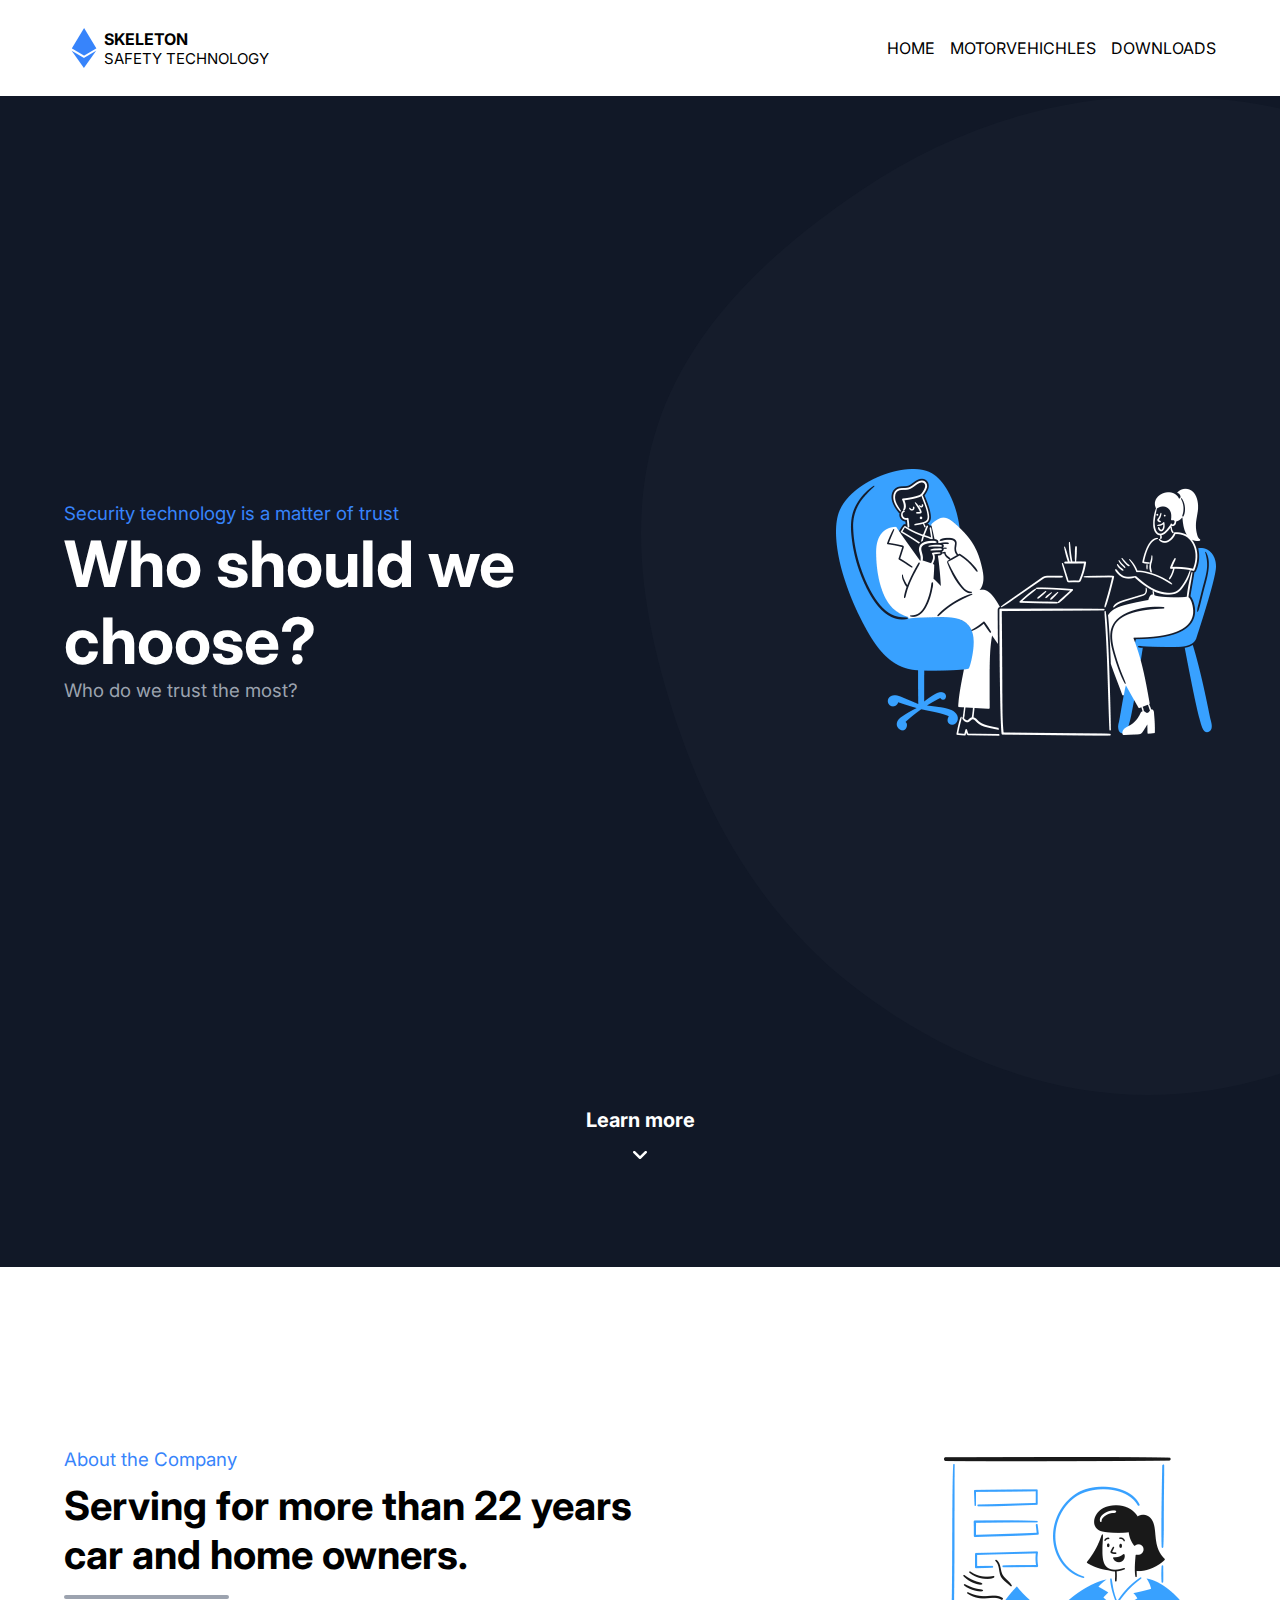
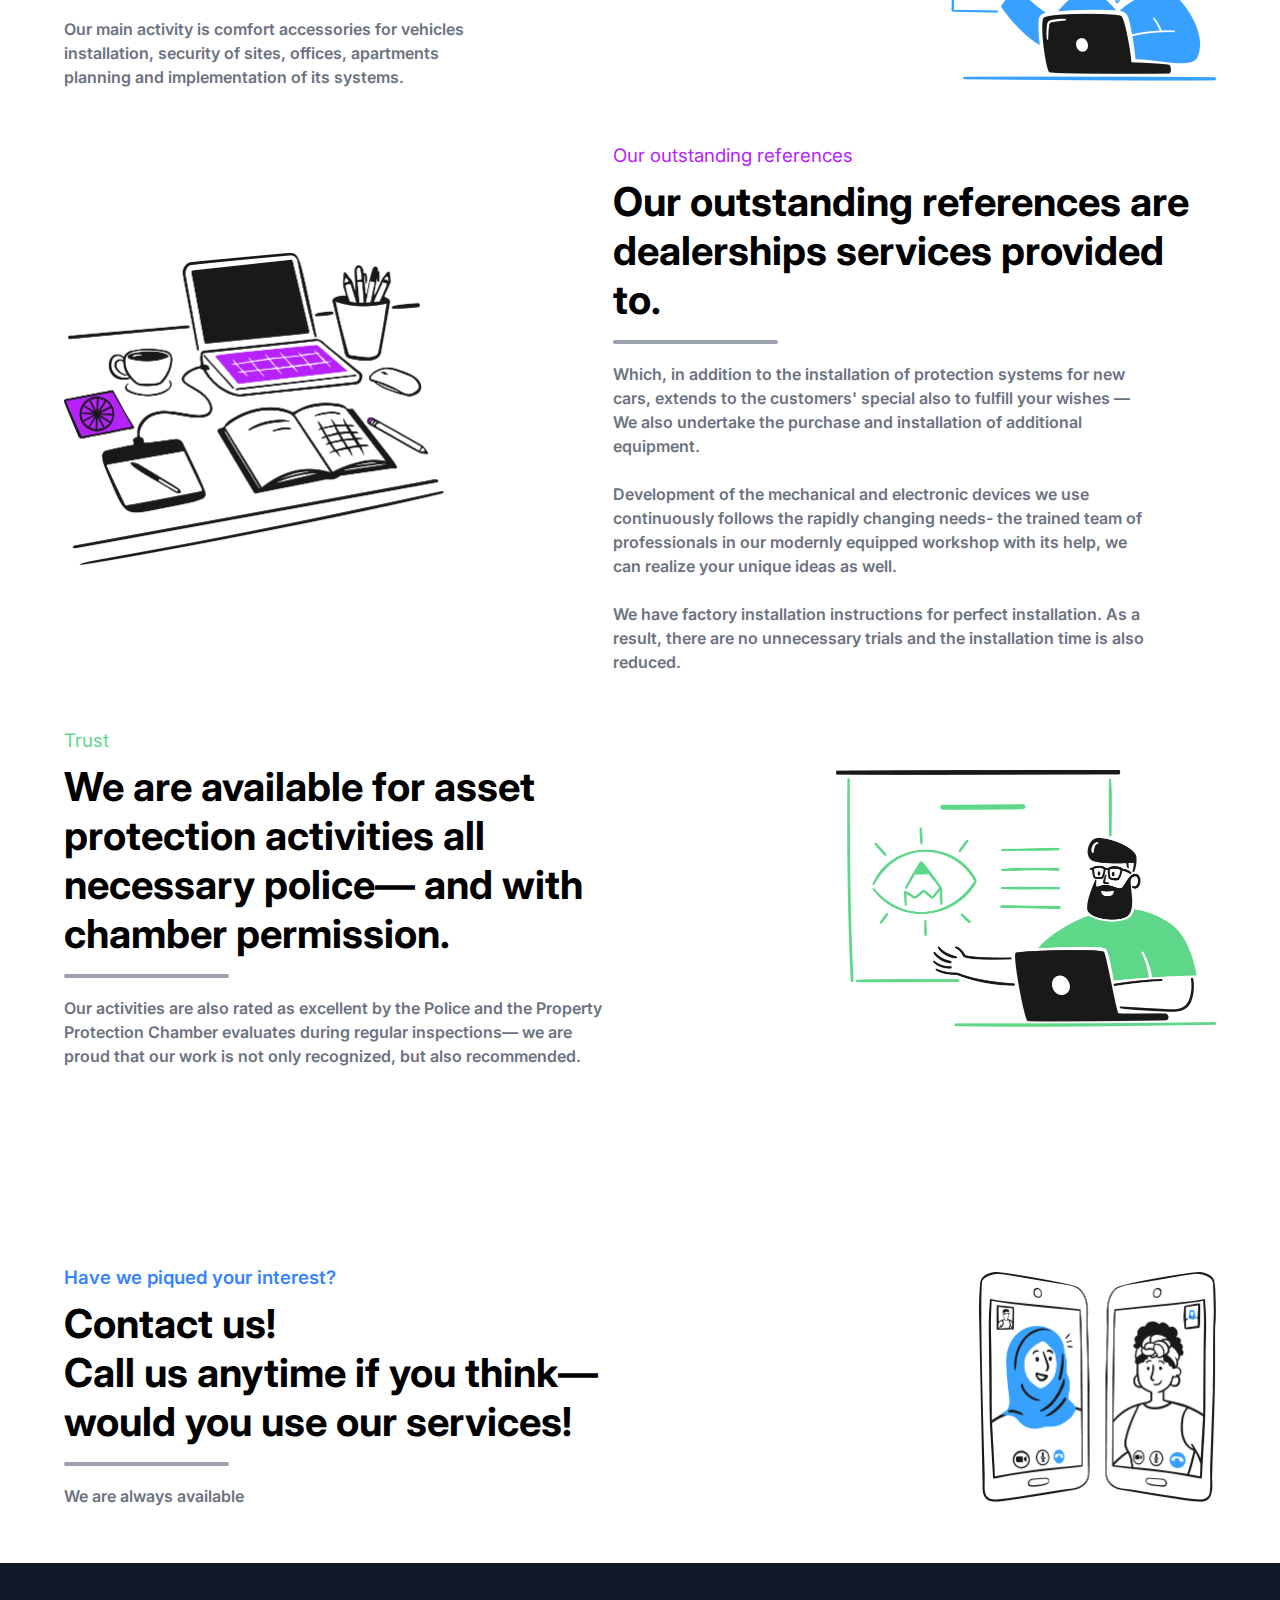
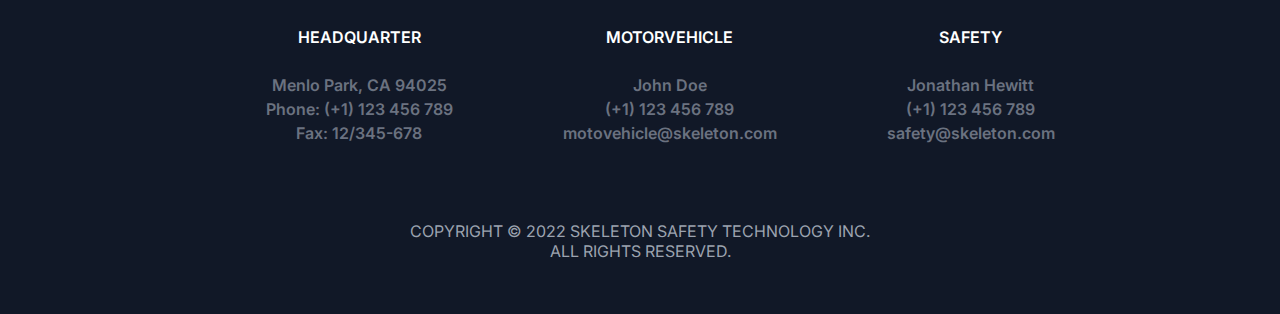
<file: index.html>
<!DOCTYPE html>
<html lang="en">
<head>
    <meta charset="UTF-8">
    <meta http-equiv="X-UA-Compatible" content="IE=edge">
    <meta name="viewport" content="width=device-width, initial-scale=1.0">
    <title>Safety Technology</title>
    <link rel="shortcut icon" type="image/jpg" href="assets/Logo.png"/>
    <link rel="stylesheet" href="style.css">
    <link rel="preconnect" href="https://fonts.googleapis.com">
    <link rel="preconnect" href="https://fonts.gstatic.com" crossorigin>
    <link href="https://fonts.googleapis.com/css2?family=Inter:wght@400;500;600;700;900&display=swap" rel="stylesheet">
</head>
<body>
    <main>

        <nav class="flex container">
            <div class="site-logo flex">
                <div class="logo">
                    <img src="assets/Logo.png" alt="Logo">
                </div>
                <div class="logo-text flex">
                    <span>Skeleton</span>
                    <span>Safety Technology</span>
                </div>
            </div>
            <ul class="nav-list flex">
               <a href="#" class="nav-link"><li>Home</li></a> 
               <a href="motorvehicles.html" class="nav-link"><li>Motorvehichles</li></a> 
               <a href="downloads.html" class="nav-link"><li>Downloads</li></a>  
            </ul>

            <div class="hamburger-menu">
                <span></span><span></span><span></span>
            </div>
        </nav>

        <section class="hero-bg">
           <section class="hero-section flex container">
            <div class="hero-text">
                <h3>Security technology is a <br> matter of trust</h3>
                <h1>Who should we choose?</h1>
                <h3>Who do we trust the most?</h3>
            </div>

            <div class="hero-img">
                <img src="assets/meeting.png" alt="Meeting">
            </div>

            <div class="blob">
                <img src="assets/blob-desktop.svg" alt="">
            </div>

            <div class="blob-mobile">
                <img src="assets/blob-mobile.svg" alt="">
            </div>
            
           </section>

           <div class="hero-cta">
             <a href="">
                <h3>Learn more</h3>
             <!-- <img src="assets/down-arrow.svg" alt="down arrow"> -->
             <svg  width="14" height="8" viewBox="0 0 14 8" fill="none" xmlns="http://www.w3.org/2000/svg">
                <path class="down-arrow" d="M2.14541 0.355353L7.00626 5.0691L11.8671 0.355353C12.3557 -0.118451 13.145 -0.118451 13.6336 0.355353C14.1221 0.829157 14.1221 1.59453 13.6336 2.06834L7.88322 7.64465C7.39463 8.11845 6.60537 8.11845 6.11678 7.64465L0.366443 2.06834C-0.122148 1.59453 -0.122148 0.829157 0.366443 0.355353C0.855033 -0.106302 1.65682 -0.118451 2.14541 0.355353Z" fill="white"/>
                </svg>
             </a>
            </div>

        </section>

        <section class="info-section container">
            <div class="about flex">
                <div class="about-content">
                    <h3>About the Company</h3>
                    <h2>Serving for more than 22 years car and home owners.</h2>
                    <div></div>
                    <p>Our main activity is comfort accessories for vehicles
                        installation, security of sites, offices, apartments
                        planning and implementation of its systems.</p>
            </div>

            <div class="about-img">
                <img src="assets/Image-3.png" alt="">
            </div>
            </div>

            <div class="reference flex">

                <div class="reference-img">
                    <img src="assets/desk.png" alt="">
                </div>

                <div class="reference-content">
                    <h3>Our outstanding references</h3>
                    <h2>Our outstanding references are dealerships services provided to.</h2>
                    <div></div>
                    <p>Which, in addition to the installation of protection systems for new cars, extends to the customers' special
                        also to fulfill your wishes —
                        We also undertake the purchase and installation of additional equipment.
                        <br><br>
                        Development of the mechanical and electronic devices we use
                        continuously follows the rapidly changing needs-
                        the trained team of professionals in our modernly equipped workshop
                        with its help, we can realize your unique ideas as well.
                        <br><br>
                        We have factory installation instructions for perfect installation.
                        As a result, there are no unnecessary trials and the
                        installation time is also reduced.</p>
            </div>

            </div>

            <div class="trust flex">

                <div class="trust-content">
                    <h3>Trust</h3>
                    <h2>We are available for asset protection activities
                        all necessary police— and
                        with chamber permission.</h2>
                    <div></div>
                    <p>Our activities are also rated as excellent by the Police and the Property Protection Chamber
                        evaluates during regular inspections—
                        we are proud that our work is not only recognized, but also recommended.</p>
            </div>

            <div class="trust-img">
                <img src="assets/teach.png" alt="">
            </div>

            </div>

            <div class="contact flex">

                <div class="contact-content">
                    <h3>Have we piqued your interest?</h3>
                    <h2>Contact us!
                        <br>
                        Call us anytime if you think— <br>
                        would you use our services!</h2>
                    <div></div>
                    <p>We are always available</p>
            </div>

            <div class="contact-img">
                <img src="assets/conversation.png" alt="">
            </div>

            </div>

        </section>

        <footer>
            <section class="footer-section flex container">
                <ul class="footer-list">
                    <p>HEADQUARTER</p>
                    <li>Menlo Park, CA 94025</li>
                    <li>Phone: (+1) 123 456 789</li>  
                    <li>Fax: 12/345-678</li>  
                </ul>

                <ul class="footer-list">
                    <p>MOTORVEHICLE</p>
                    <li>John Doe</li>
                    <li>(+1) 123 456 789</li>  
                    <li>motovehicle@skeleton.com</li>  
                </ul>

                <ul class="footer-list">
                    <p>SAFETY</p>
                    <li>Jonathan Hewitt</li>
                    <li>(+1) 123 456 789</li>  
                    <li>safety@skeleton.com</li>  
                </ul>
            </section>

            <p class="copyright">COPYRIGHT © 2022 SKELETON SAFETY TECHNOLOGY INC. <br>
                ALL RIGHTS RESERVED.</p>
        </footer>

    </main>
</body>
</html>
</file>
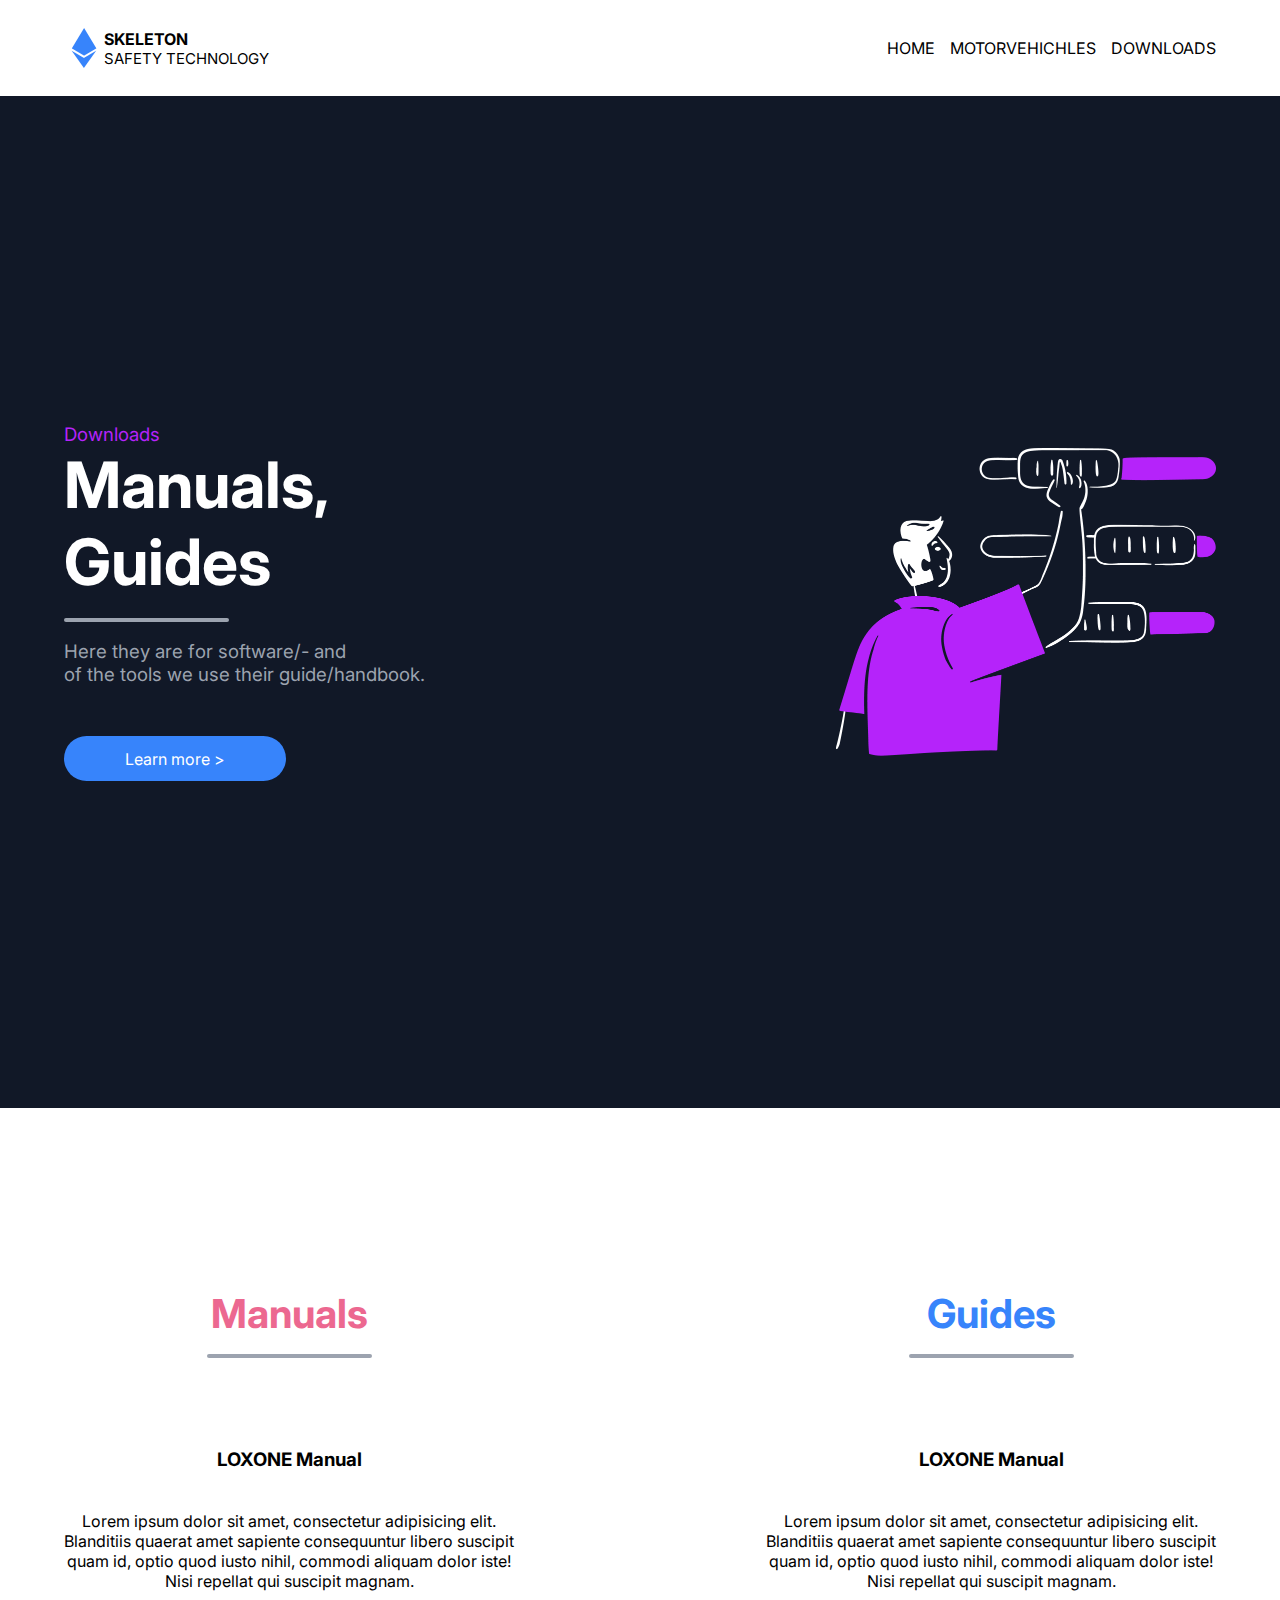
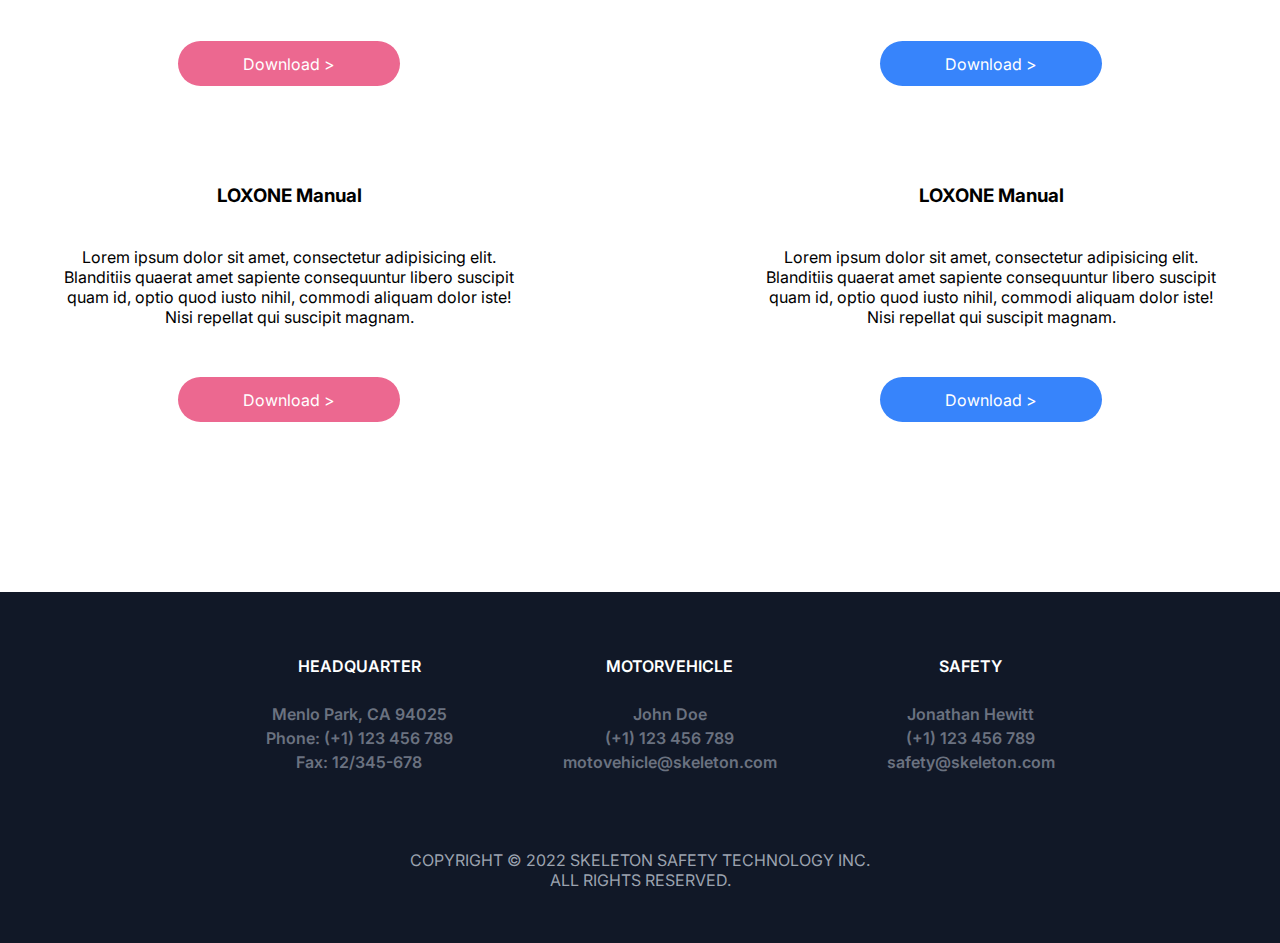
<file: downloads.html>
<!DOCTYPE html>
<html lang="en">
<head>
    <meta charset="UTF-8">
    <meta http-equiv="X-UA-Compatible" content="IE=edge">
    <meta name="viewport" content="width=device-width, initial-scale=1.0">
    <title>Safety Technology</title>
    <link rel="shortcut icon" type="image/jpg" href="assets/Logo.png"/>
    <link rel="stylesheet" href="downloads.css">
    <link rel="preconnect" href="https://fonts.googleapis.com">
    <link rel="preconnect" href="https://fonts.gstatic.com" crossorigin>
    <link href="https://fonts.googleapis.com/css2?family=Inter:wght@400;500;600;700;900&display=swap" rel="stylesheet">
</head>
<body>

    <main>

        <nav class="flex container">
            <div class="site-logo flex">
                <div class="logo">
                    <img src="assets/Logo.png" alt="Logo">
                </div>
                <div class="logo-text flex">
                    <span>Skeleton</span>
                    <span>Safety Technology</span>
                </div>
            </div>
            <ul class="nav-list flex">
               <a href="index.html" class="nav-link"><li>Home</li></a> 
               <a href="motorvehicles.html" class="nav-link"><li>Motorvehichles</li></a> 
               <a href="downloads.html" class="nav-link"><li>Downloads</li></a>  
            </ul>

            <div class="hamburger-menu">
                <span></span><span></span><span></span>
            </div>
        </nav>

        <section class="hero-bg">
            <section class="hero-section flex container">
             <div class="hero-text">
                 <h3>Downloads</h3>
                 <h1>Manuals, <br>
                    Guides  </h1>
                    <div></div>
                 <h3>Here they are for software/- and <br>
                    of the tools we use their guide/handbook.</h3>

                   <button> Learn more > </button> 
             </div>
 
             <div class="hero-img">
                 <img src="assets/writing-dark.png" alt="Meeting">
             </div>
 

            </section>
 
         </section>


         <section class="files-download container">

            <div class="guides1 flex">

                <div class="manuals-content flex">
                    
                    
                <div class="manuals-header">
                    <h2>Manuals</h2>
                    <div></div>
                </div>
                  
                    <div class="manual-download">
                    

                        <h3>LOXONE Manual</h3>
                        <p>Lorem ipsum dolor sit amet, consectetur adipisicing elit. Blanditiis quaerat amet sapiente consequuntur libero suscipit quam id, optio quod iusto nihil, commodi aliquam
                            dolor iste! Nisi repellat qui suscipit magnam.</p>
            
                        <button> Download > </button>     
                </div>
                    
                    <div class="manual-download">
                    

                        <h3>LOXONE Manual</h3>
                        <p>Lorem ipsum dolor sit amet, consectetur adipisicing elit. Blanditiis quaerat amet sapiente consequuntur libero suscipit quam id, optio quod iusto nihil, commodi aliquam
                            dolor iste! Nisi repellat qui suscipit magnam.</p>
            
                        <button> Download > </button>     
                </div>
            </div>

            <div class="guides-content flex">
                    
                <div class="guides-header">
                    
                <h2>Guides</h2>
                <div></div>

                </div>

                <div class="guides-download">
                    

                    <h3>LOXONE Manual</h3>
                    <p>Lorem ipsum dolor sit amet, consectetur adipisicing elit. Blanditiis quaerat amet sapiente consequuntur libero suscipit quam id, optio quod iusto nihil, commodi aliquam
                        dolor iste! Nisi repellat qui suscipit magnam.</p>
            
                    <button> Download > </button>     
            </div>

                
                <div class="guides-download">
                    

                    <h3>LOXONE Manual</h3>
                    <p>Lorem ipsum dolor sit amet, consectetur adipisicing elit. Blanditiis quaerat amet sapiente consequuntur libero suscipit quam id, optio quod iusto nihil, commodi aliquam
                        dolor iste! Nisi repellat qui suscipit magnam.</p>
            
                    <button> Download > </button>     
            </div>
            
        </div>
            
            </div>

         </section>


         <footer>
            <section class="footer-section flex container">
                <ul class="footer-list">
                    <p>HEADQUARTER</p>
                    <li>Menlo Park, CA 94025</li>
                    <li>Phone: (+1) 123 456 789</li>  
                    <li>Fax: 12/345-678</li>  
                </ul>

                <ul class="footer-list">
                    <p>MOTORVEHICLE</p>
                    <li>John Doe</li>
                    <li>(+1) 123 456 789</li>  
                    <li>motovehicle@skeleton.com</li>  
                </ul>

                <ul class="footer-list">
                    <p>SAFETY</p>
                    <li>Jonathan Hewitt</li>
                    <li>(+1) 123 456 789</li>  
                    <li>safety@skeleton.com</li>  
                </ul>
            </section>

            <p class="copyright">COPYRIGHT © 2022 SKELETON SAFETY TECHNOLOGY INC. <br>
                ALL RIGHTS RESERVED.</p>
        </footer>


      </main>
      
 </body>
</file>
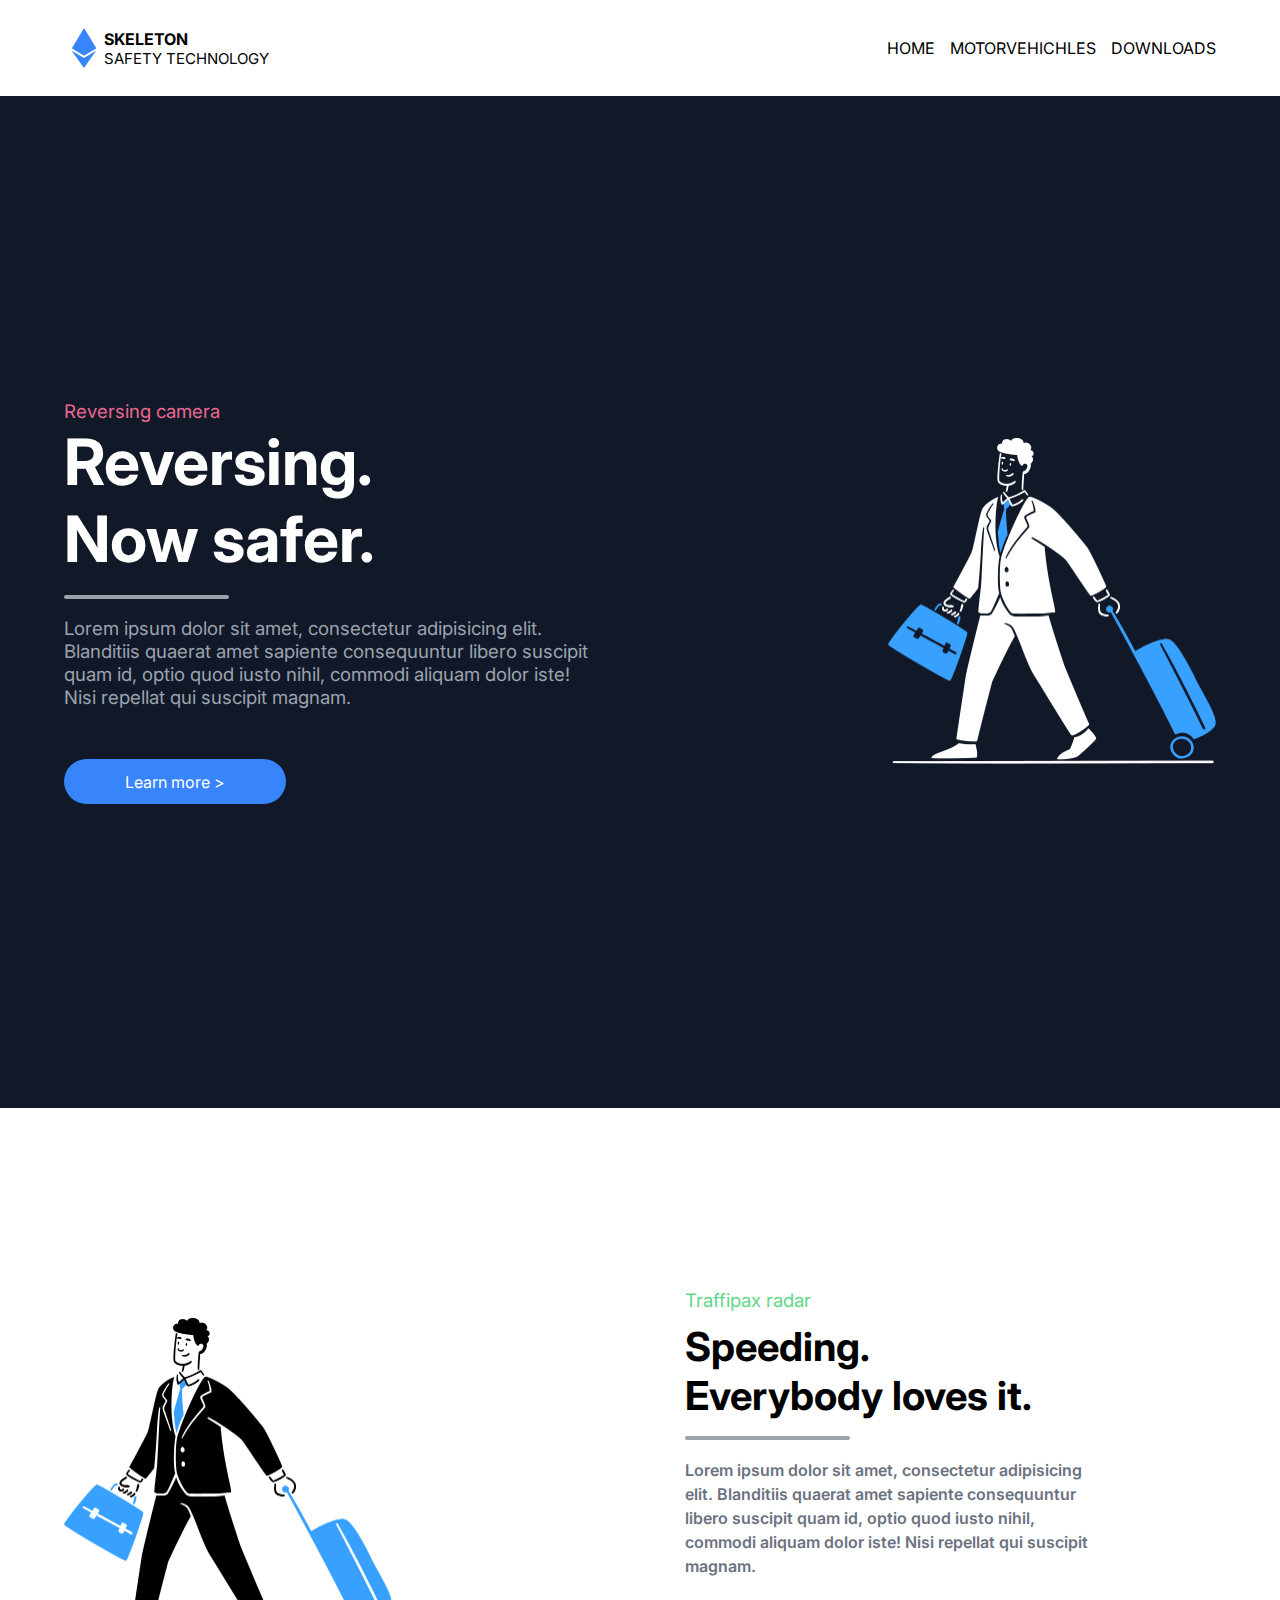
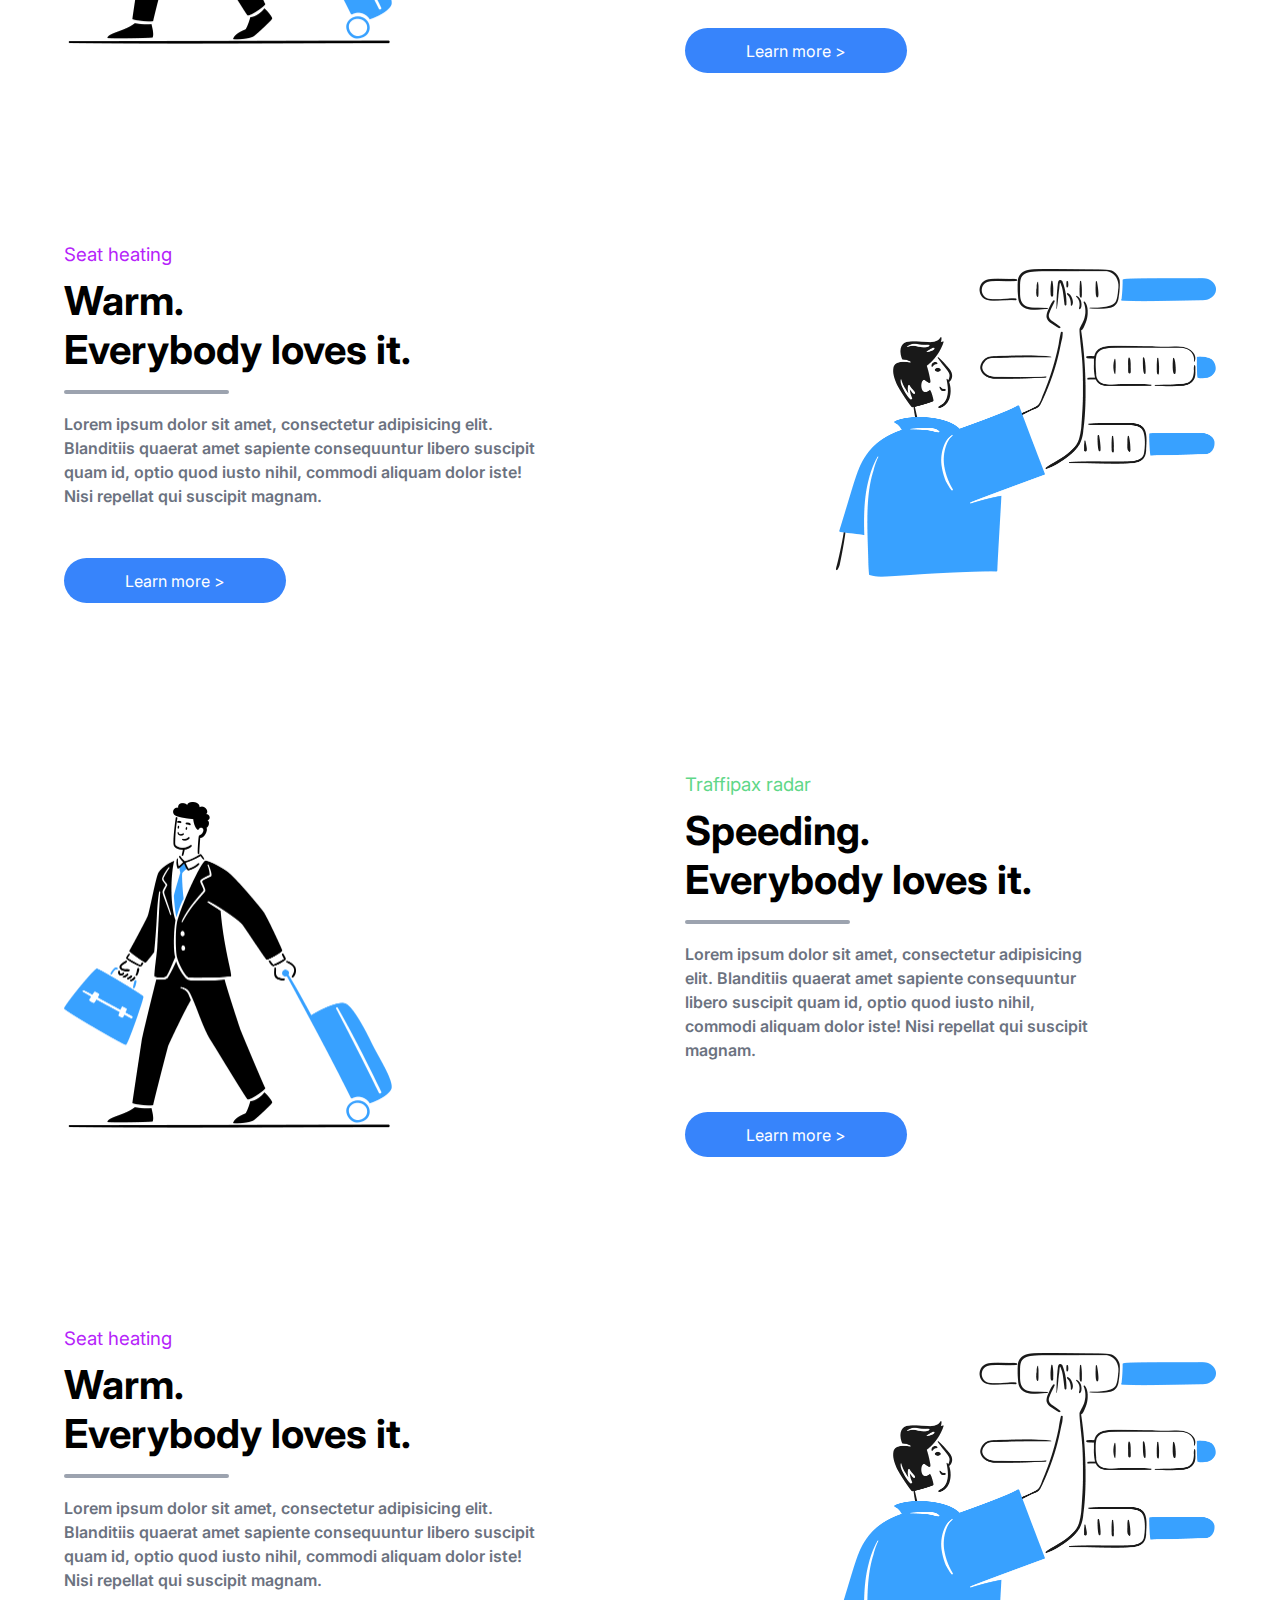
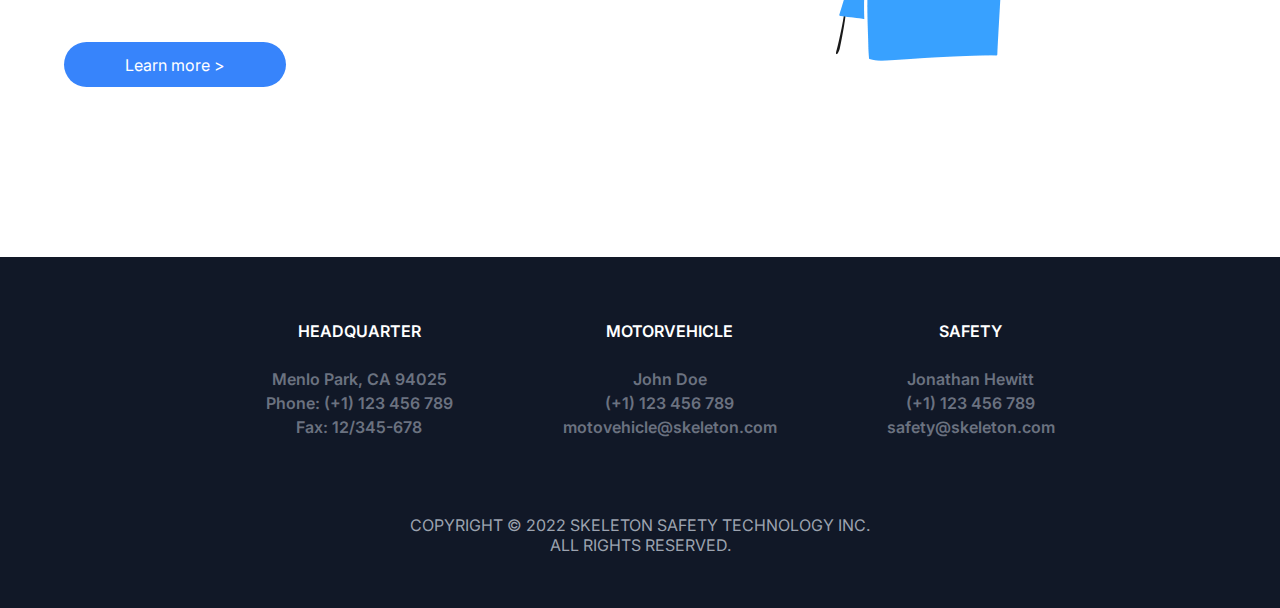
<file: motorvehicles.html>
<!DOCTYPE html>
<html lang="en">
<head>
    <meta charset="UTF-8">
    <meta http-equiv="X-UA-Compatible" content="IE=edge">
    <meta name="viewport" content="width=device-width, initial-scale=1.0">
    <title>Motorvehicles</title>
    <link rel="shortcut icon" type="image/jpg" href="assets/Logo.png"/>
    <link rel="stylesheet" href="motorvehicles.css">
    <link rel="preconnect" href="https://fonts.googleapis.com">
    <link rel="preconnect" href="https://fonts.gstatic.com" crossorigin>
    <link href="https://fonts.googleapis.com/css2?family=Inter:wght@400;500;600;700;900&display=swap" rel="stylesheet">
</head>

<body>
    
    <main>

        <nav class="flex container">
            <div class="site-logo flex">
                <div class="logo">
                    <img src="assets/Logo.png" alt="Logo">
                </div>
                <div class="logo-text flex">
                    <span>Skeleton</span>
                    <span>Safety Technology</span>
                </div>
            </div>
            <ul class="nav-list flex">
               <a href="index.html" class="nav-link"><li>Home</li></a> 
               <a href="motorvehicles.html" class="nav-link"><li>Motorvehichles</li></a> 
               <a href="downloads.html" class="nav-link"><li>Downloads</li></a>  
            </ul>

            <div class="hamburger-menu">
                <span></span><span></span><span></span>
            </div>
        </nav>

        <section class="hero-bg">
            <section class="hero-section flex container">
             <div class="hero-text">
                 <h3>Reversing camera</h3>
                 <h1>Reversing. <br>
                    Now safer.</h1>
                    <div></div>
                 <h3>Lorem ipsum dolor sit amet, consectetur adipisicing elit. Blanditiis quaerat amet sapiente consequuntur libero suscipit quam id, optio quod iusto nihil, commodi aliquam
                    dolor iste! Nisi repellat qui suscipit magnam.</h3>

                   <button> Learn more > </button> 
             </div>
 
             <div class="hero-img">
                 <img src="assets/travel-light.png" alt="Meeting">
             </div>
 

            </section>
 
         </section>

         <section class="info-section container">

            <div class="traffipax flex">

                <div class="traffipax-img">
                    <img src="assets/travel-dark.png" alt="">
                </div>

                <div class="traffipax-content">
                    
                    <h3>Traffipax radar</h3>
                    <h2>Speeding.<br>
                        Everybody loves it.</h2>
                    <div></div>
                    <p>Lorem ipsum dolor sit amet, consectetur adipisicing elit. Blanditiis quaerat amet sapiente consequuntur libero suscipit quam id, optio quod iusto nihil, commodi aliquam
                        dolor iste! Nisi repellat qui suscipit magnam.</p>

                    <button> Learn more > </button>     
            </div>

            
            </div>

            <div class="heating flex">
            

                <div class="heating-content">
                    
                    <h3>Seat heating</h3>
                    <h2>Warm. <br>
                        Everybody loves it.</h2>
                    <div></div>
                    <p>Lorem ipsum dolor sit amet, consectetur adipisicing elit. Blanditiis quaerat amet sapiente consequuntur libero suscipit quam id, optio quod iusto nihil, commodi aliquam
                        dolor iste! Nisi repellat qui suscipit magnam.</p>

                    <button> Learn more > </button>     
            </div>

            <div class="heating-img">
                <img src="assets/writing-light.png" alt="">
            </div>
            
            </div>

            <div class="traffipax flex">

                <div class="traffipax-img">
                    <img src="assets/travel-dark.png" alt="">
                </div>

                <div class="traffipax-content">
                    
                    <h3>Traffipax radar</h3>
                    <h2>Speeding.<br>
                        Everybody loves it.</h2>
                    <div></div>
                    <p>Lorem ipsum dolor sit amet, consectetur adipisicing elit. Blanditiis quaerat amet sapiente consequuntur libero suscipit quam id, optio quod iusto nihil, commodi aliquam
                        dolor iste! Nisi repellat qui suscipit magnam.</p>

                    <button> Learn more > </button>     
            </div>

            
            </div>

            <div class="heating flex">
            

                <div class="heating-content">
                    
                    <h3>Seat heating</h3>
                    <h2>Warm. <br>
                        Everybody loves it.</h2>
                    <div></div>
                    <p>Lorem ipsum dolor sit amet, consectetur adipisicing elit. Blanditiis quaerat amet sapiente consequuntur libero suscipit quam id, optio quod iusto nihil, commodi aliquam
                        dolor iste! Nisi repellat qui suscipit magnam.</p>

                    <button> Learn more > </button>     
            </div>

            <div class="heating-img">
                <img src="assets/writing-light.png" alt="">
            </div>
            
            </div>

        </section>    


        <footer>
            <section class="footer-section flex container">
                <ul class="footer-list">
                    <p>HEADQUARTER</p>
                    <li>Menlo Park, CA 94025</li>
                    <li>Phone: (+1) 123 456 789</li>  
                    <li>Fax: 12/345-678</li>  
                </ul>

                <ul class="footer-list">
                    <p>MOTORVEHICLE</p>
                    <li>John Doe</li>
                    <li>(+1) 123 456 789</li>  
                    <li>motovehicle@skeleton.com</li>  
                </ul>

                <ul class="footer-list">
                    <p>SAFETY</p>
                    <li>Jonathan Hewitt</li>
                    <li>(+1) 123 456 789</li>  
                    <li>safety@skeleton.com</li>  
                </ul>
            </section>

            <p class="copyright">COPYRIGHT © 2022 SKELETON SAFETY TECHNOLOGY INC. <br>
                ALL RIGHTS RESERVED.</p>
        </footer>

        
 

    </main>

</body>

</html>
</file>
<file: style.css>
:root {
    /* colors */
    --dark-blue: #111827;
    --blue: #3784FB;
    --light-grey: #9CA3AF;
    --dark-grey: #6B7280;
    --purple: #B523FA;
    --green: #5FD788;
    --pink: #EC6890;

    /* font size */
    --fs-100: 0.625rem;
    --fs-200: 1rem;
    --fs-200-footer: 0.938rem;
    --fs-300: 1.125rem;
    --fs-400: 1.25rem;
    --fs-500: 2.5rem;
    --fs-500-mobile: 2rem;
    --fs-600: 4rem;
    --fs-600-mobile: 2.5rem;
}


/* CSS RESETS */
*,
*::before,
*::after {
    box-sizing: border-box;
}

/* MARGIN RESET */
body,
h1,
h2,
h3,
h4,
h5,
p,
figure,
picture {
    margin: 0;
}

h1,
h2,
h3,
h4,
h5,
p {
    font-weight: 400;
}

/* IMAGE SETUP */
img,
picture {
    max-width: 100%;
    display: block;
    background-repeat: no-repeat;
}

a {
    text-decoration: none;
}

/* FORM SETUP */
input,
button,
textarea,
select {
    font: inherit;
}

/* REMOVE ANIMATION FOR THOSE WHO HAVE IT TURNED OFF */
@media (prefers-reduced-motion: reduce) {
    *,
    *::before,
    *::after {
        animation-duration: 0.01ms !important;
        animation-iteration-count: 1 !important;
        transition-duration: 0.01ms !important;
        scroll-behavior: auto !important;
    }
}

/* CSS RESETS */ 


/*UTILITY CLASSES*/
.flex {
    display: flex;
}

.container {
    margin: 0 auto;
    width: 100%;
    max-width: 90%;
}
/*UTILITY CLASSES*/

body {
    font-family: 'Inter', sans-serif;
    font-size: var(--fs-200);
}

.logo {
    width: 40px;
    height: 40px;
}

.site-logo {
    align-items: center;
}

.logo-text {
    flex-direction: column;
}

.logo-text span {
    text-transform: uppercase;
    font-weight: 700;
    font-size: var(--fs-200);
}

.logo-text span:last-of-type {
    font-weight: 400;
    font-size: var(--fs-200-footer);
}

nav {
    justify-content: space-between;
    align-items: center;
    padding-block: 22px;
}

.hamburger-menu {
    display: none;
    flex-direction: column;
}

.hamburger-menu span {
    border-bottom: 2px solid #000;
    width: 18px;
    margin-bottom: 4px;
    border-radius: 20px;
}

.hamburger-menu span:last-of-type {
    margin-bottom: 0;
}

.nav-list {
    text-transform: uppercase;
    list-style-type: none;
}

.nav-link {
    margin-right: 15px;
    transition: all 100ms ease-in;
    text-decoration: none;
    color: #000;
}

.nav-link:last-of-type {
    margin-right: 0;
}

.nav-link:hover {
    font-weight: 700;
}

.hero-section {
    align-items: center;
    justify-content: space-between;
    height: 1012px;
}

.hero-bg {
    background-color: var(--dark-blue);
    position: relative;
    margin-bottom: 11.3125rem;
}

.hero-img {
    width: 379.99px;
    height: 266.76px;
    z-index: 2;
}

.blob {
    position: absolute;
    right: 0;
    top: 0;
    z-index: 0;
}

.blob-mobile {
    display: none;
}

.hero-text {
    width: 33.1875rem;
}

.hero-text h3 {
    color: var(--blue);
}

.hero-text br {
    display: none;
} 

.hero-text h1 {
    font-size:  var(--fs-600);
    font-weight: 700;
    color: #fff;
}

.hero-text h3:last-of-type {
    color: var(--light-grey);
}

.hero-cta {
    text-align: center;
    padding-bottom: 6.5rem;
    cursor: pointer;
}

.hero-cta h3 {
    font-size: var(--fs-400);
    font-weight: 700;
    margin-bottom: 11px;
    color: #fff;
    transition: all 100ms ease-in-out;
}

.hero-cta svg {
    margin: 0 auto;
}

.hero-cta h3:hover,
.down-arrow:hover {
    fill: var(--blue);
    color: var(--blue);
}

.about,
.reference,
.trust,
.contact {
    justify-content: space-between;
    align-items: center;
    margin-bottom: 55px;
}

.about-img {
    width: 271.99px;
    height: 223.56px;
}

.about-content,
.reference-content,
.trust-content {
    width: 603px;
}

.about-content h3 {
    color: var(--blue);
    margin-bottom: 10px;
}

.about-content h2, 
.reference-content h2,
.trust-content h2,
.contact-content h2 {
    font-size: var(--fs-500);
    font-weight: 700;
    margin-bottom: 16px;
}

.about-content div,
.reference-content div, 
.trust-content div, 
.contact-content div {
    border-bottom: 4px solid var(--light-grey);
    border-radius: 20px;
    height: 4px;
    width: 165px;
    margin-bottom: 18px;
}

.about-content p,
.reference-content p,
.trust-content p,
.contact-content p {
    color: var(--dark-grey);
    font-weight: 600;
    line-height: 150%;
}

.about-content p {
    width: 70%;
}

.reference-content h3 {
    color: var(--purple);
    margin-bottom: 10px;
}    

.reference-img {
    width: 380.02px;
    height: 312.32px;
}

.reference-content p {
    width: 90%;
}

.trust-img {
    width: 380px;
    height: 256.27px;
}

.trust-content p {
    width: 90%;
}

.trust-content h3 {
    color: var(--green);
    margin-bottom: 10px;
}

.trust {
    margin-bottom: 198px;
}

.contact-content {
    width: 592px;
}

.contact-img {
    width: 237.3px;
    height: 230.63px;
}

.contact-content h3 {
    color: var(--blue);
    margin-bottom: 10px;
    font-weight: 600;
}  

.contact-content h2 br:nth-of-type(2) {
    display: none;
}

footer {
    background-color: var(--dark-blue);
}

.footer-section {
    justify-content: center;
    align-content: center;
    padding-top: 48px;
    padding-bottom: 60px;
}

.footer-section ul {
    margin-right: 70px;
}

.footer-section ul:last-of-type {
    margin-right: 0;
}

.footer-list {
    text-align: center;
}

.footer-list p {
    font-weight: 600;
    margin-bottom: 26px;
    color: #fff;
}

.footer-list li {
    list-style-type: none;
    line-height: 150%;
    color: var(--dark-grey);
    font-weight: 600;
}

.copyright {
    text-align: center;
    padding-bottom: 53px;
    color: var(--light-grey);
}


/* MEDIA QUERIES */
@media (max-width: 768px) {

    .container {
        margin: 0 auto;
        width: 100%;
        max-width: 80%;
    }

    .hamburger-menu {
        display: flex;
    }

    .nav-list {
        display: none;
    }

    .hero-section {
        align-items: center;
        justify-content: space-between;
        height: 677px;
    }
    
    .hero-bg {
        background-color: var(--dark-blue);
        position: relative;
        margin-bottom: 11.3125rem;
    }
    
    .hero-img {
       display: none;
    }
    
    .blob {
       display: none;
    }

    .blob-mobile {
        display: block;
        position: absolute;
        right: 0;
        top: 180px;
        z-index: 0;
    }
    
    .hero-text {
        text-align: center;
        z-index: 2;
    }

    .hero-text h1, h3 {
        margin-bottom: 25px;
    }
    
    .hero-text h3 {
        line-height: 150%;
    }
    
    .hero-text br {
        display: block;
    } 

    .hero-text h1 {
        font-size:  var(--fs-600-mobile);
        font-weight: 700;
        color: #fff;
    }
    
    .about-img, 
    .reference-img,
    .trust-img,
    .contact-img {
        display: none;
    }

    .about-content,
    .reference-content,
    .trust-content,
    .contact-content {
        text-align: center;
    }

    .about-content h2,
    .reference-content h2,
    .trust-content h2,
    .contact-content h2 {
        font-size: var(--fs-500-mobile);
    }

    .about-content div,
    .reference-content div,
    .trust-content div,
    .contact-content div {
        margin-inline: auto;
        margin-bottom: 12px;
    }

    .about-content p,
    .reference-content p,
    .trust-content p,
    .contact-content p {
        width: 100%;
    }

    .contact-content h2 br:nth-of-type(2) {
        display: block;
    }
    
    .footer-section {
        flex-direction: column;
        justify-content: center;
        padding-top: 48px;
        padding-bottom: 60px;
    }
    
    .footer-section ul {
        margin-right: 0;
        padding-left: 0;
    }
    
    .footer-section ul:last-of-type {
        margin-right: 0;
    }
    
  
    .copyright {
       font-size: var(--fs-200-footer);
    }
    
}
</file>
<file: downloads.css>
:root {
    /* colors */
    --dark-blue: #111827;
    --blue: #3784FB;
    --light-grey: #9CA3AF;
    --dark-grey: #6B7280;
    --purple: #B523FA;
    --green: #5FD788;
    --pink: #EC6890;

    /* font size */
    --fs-100: 0.625rem;
    --fs-200: 1rem;
    --fs-200-footer: 0.938rem;
    --fs-300: 1.125rem;
    --fs-400: 1.25rem;
    --fs-500: 2.5rem;
    --fs-500-mobile: 2rem;
    --fs-600: 4rem;
    --fs-600-mobile: 2.5rem;
}


/* CSS RESETS */
*,
*::before,
*::after {
    box-sizing: border-box;
}

/* MARGIN RESET */
body,
h1,
h2,
h3,
h4,
h5,
p,
figure,
picture {
    margin: 0;
}

h1,
h2,
h3,
h4,
h5,
p {
    font-weight: 400;
}

/* IMAGE SETUP */
img,
picture {
    max-width: 100%;
    display: block;
    background-repeat: no-repeat;
}

a {
    text-decoration: none;
}

/* FORM SETUP */
input,
button,
textarea,
select {
    font: inherit;
}

/* REMOVE ANIMATION FOR THOSE WHO HAVE IT TURNED OFF */
@media (prefers-reduced-motion: reduce) {
    *,
    *::before,
    *::after {
        animation-duration: 0.01ms !important;
        animation-iteration-count: 1 !important;
        transition-duration: 0.01ms !important;
        scroll-behavior: auto !important;
    }
}

/* CSS RESETS */ 


/*UTILITY CLASSES*/
.flex {
    display: flex;
}

.container {
    margin: 0 auto;
    width: 100%;
    max-width: 90%;
}
/*UTILITY CLASSES*/

body {
    font-family: 'Inter', sans-serif;
    font-size: var(--fs-200);
}

.logo {
    width: 40px;
    height: 40px;
}

.site-logo {
    align-items: center;
}

.logo-text {
    flex-direction: column;
}

.logo-text span {
    text-transform: uppercase;
    font-weight: 700;
    font-size: var(--fs-200);
}

.logo-text span:last-of-type {
    font-weight: 400;
    font-size: var(--fs-200-footer);
}

nav {
    justify-content: space-between;
    align-items: center;
    padding-block: 22px;
}

.hamburger-menu {
    display: none;
    flex-direction: column;
}

.hamburger-menu span {
    border-bottom: 2px solid #000;
    width: 18px;
    margin-bottom: 4px;
    border-radius: 20px;
}

.hamburger-menu span:last-of-type {
    margin-bottom: 0;
}

.nav-list {
    text-transform: uppercase;
    list-style-type: none;
}

.nav-link {
    margin-right: 15px;
    transition: all 100ms ease-in;
    text-decoration: none;
    color: #000;
}

.nav-link:last-of-type {
    margin-right: 0;
}

.nav-link:hover {
    font-weight: 700;
}

.hero-section {
    align-items: center;
    justify-content: space-between;
    height: 1012px;
}

.hero-bg {
    background-color: var(--dark-blue);
    position: relative;
    margin-bottom: 11.3125rem;
}

.hero-img {
    width: 380px;
    height: 307.18px;
}


.hero-text {
    width: 33.1875rem;
}

.hero-text h3 {
    color: var(--purple);
}

/* .hero-text br {
    display: none;
}  */

.hero-text h1 {
    font-size:  var(--fs-600);
    font-weight: 700;
    color: #fff;
}

.hero-text h3:last-of-type {
    color: var(--light-grey);
}

.hero-cta {
    text-align: center;
    padding-bottom: 6.5rem;
    cursor: pointer;
}

.hero-cta h3 {
    font-size: var(--fs-400);
    font-weight: 700;
    margin-bottom: 11px;
    color: #fff;
    transition: all 100ms ease-in-out;
}

.hero-text div {
    border-bottom: 4px solid var(--light-grey);
    border-radius: 20px;
    height: 4px;
    width: 165px;
    margin-block: 18px;
}

.hero-section button,
.guides-content button,
.manuals-content button {
    width: 13.875rem;
    height: 2.8125rem;
    margin-top: 50px;
    border-radius: 50px;
    font-weight: var(--fs-600);
    color: #fff;
    background-color: var(--blue);
    cursor: pointer;
    transition: all 300ms ease-in-out;
    border: none;
}

.hero-section button:hover {
    background-color: #fff;
    color: var(--blue);
}

.guides1 {
    justify-content: space-between;
    align-items: center;
    margin-bottom: 170px;

}


.manuals-content,
.guides-content {
    text-align: center;
    width: 450px;
    flex-direction: column;
}

.manuals-content div:nth-of-type(2),
.guides-content div:nth-of-type(2) {
    margin-bottom: 98px;
}

.manual-download button {
    background-color: var(--pink);
}

.manual-download h3,
.guides-download h3 {
    color: #000;
    margin-bottom: 40px;
    font-weight: 700;
}

.manuals-header h2, 
.guides-header h2 {
    font-size: var(--fs-500);
    font-weight: 700;
    margin-bottom: 16px;
}

.manuals-header h2 {
    color: var(--pink);
}

.guides-header h2 {
    color: var(--blue);
}

.manuals-header div,
.guides-header div {
    border-bottom: 4px solid var(--light-grey);
    border-radius: 20px;
    height: 4px;
    width: 165px;
    margin-bottom: 90px;
    margin-inline: auto;
}

.manuals-download p,
.guide-download p {
    color: var(--dark-grey);
    font-weight: 600;
    line-height: 150%;
}


footer {
    background-color: var(--dark-blue);
}

.footer-section {
    justify-content: center;
    align-content: center;
    padding-top: 48px;
    padding-bottom: 60px;
}

.footer-section ul {
    margin-right: 70px;
}

.footer-section ul:last-of-type {
    margin-right: 0;
}

.footer-list {
    text-align: center;
}

.footer-list p {
    font-weight: 600;
    margin-bottom: 26px;
    color: #fff;
}

.footer-list li {
    list-style-type: none;
    line-height: 150%;
    color: var(--dark-grey);
    font-weight: 600;
}

.copyright {
    text-align: center;
    padding-bottom: 53px;
    color: var(--light-grey);
}



/* MEDIA QUERIES */
@media (max-width: 768px) {

    .container {
        margin: 0 auto;
        width: 100%;
        max-width: 80%;
    }

    .hamburger-menu {
        display: flex;
    }

    .nav-list {
        display: none;
    }

    .hero-section {
        align-items: center;
        justify-content: space-between;
        height: 677px;
    }
    
    .hero-bg {
        background-color: var(--dark-blue);
        position: relative;
        margin-bottom: 11.3125rem;
    }
    
    .hero-img {
       display: none;
    }

    .hero-bg {
        margin-bottom: 5rem;
    }
    
    .hero-text {
        text-align: center;
        z-index: 2;
    }

    .hero-text h1, h3 {
        margin-bottom: 25px;
    }
    
    .hero-text h3 {
        line-height: 150%;
    }
    
    .hero-text br {
        display: block;
    } 

    .hero-text h1 {
        font-size:  var(--fs-600-mobile);
        font-weight: 700;
        color: #fff;
    }

    .hero-text button {
        margin-top: 20px;
    }

    .guides1 {
        flex-direction: column;
    }

    .guides1 p {
        width: 331px;
    }

    .manuals-content,
    .guides-content {
    width: 331px;
}

    .guides-content {
        margin-top: 90px;
    }

    .manuals-content,
    .guides-content {
        text-align: center;
        justify-content: center;
        align-items: center;
    }

    .manuals-content br,
    .guides-content br {
        display: none;
    }

    .guides-content h2,
    .manuals-content h2 {
        font-size: var(--fs-400);
    }

    .hero-text div {
        margin-inline: auto;
        margin-bottom: 12px;
    }

    .manuals-content div,
    .guides-content div {
        margin-inline: auto;
        margin-bottom: 45px;
    }

    .manuals-content p,
    .guides-content p {
        width: 100%;
    }

    .info-section div:nth-of-type(4) {
        margin-bottom: 5rem;
    }
    
    .footer-section {
        flex-direction: column;
        justify-content: center;
        padding-top: 48px;
        padding-bottom: 60px;
    }
    
    .footer-section ul {
        margin-right: 0;
        padding-left: 0;
    }
    
    .footer-section ul:last-of-type {
        margin-right: 0;
    }
    
  
    .copyright {
       font-size: var(--fs-200-footer);
    }
    
}
</file>
<file: motorvehicles.css>
:root {
    /* colors */
    --dark-blue: #111827;
    --blue: #3784FB;
    --light-grey: #9CA3AF;
    --dark-grey: #6B7280;
    --purple: #B523FA;
    --green: #5FD788;
    --pink: #EC6890;

    /* font size */
    --fs-100: 0.625rem;
    --fs-200: 1rem;
    --fs-200-footer: 0.938rem;
    --fs-300: 1.125rem;
    --fs-400: 1.25rem;
    --fs-500: 2.5rem;
    --fs-500-mobile: 2rem;
    --fs-600: 4rem;
    --fs-600-mobile: 2.5rem;
}


/* CSS RESETS */
*,
*::before,
*::after {
    box-sizing: border-box;
}

/* MARGIN RESET */
body,
h1,
h2,
h3,
h4,
h5,
p,
figure,
picture {
    margin: 0;
}

h1,
h2,
h3,
h4,
h5,
p {
    font-weight: 400;
}

/* IMAGE SETUP */
img,
picture {
    max-width: 100%;
    display: block;
    background-repeat: no-repeat;
}

a {
    text-decoration: none;
}

/* FORM SETUP */
input,
button,
textarea,
select {
    font: inherit;
}

/* REMOVE ANIMATION FOR THOSE WHO HAVE IT TURNED OFF */
@media (prefers-reduced-motion: reduce) {
    *,
    *::before,
    *::after {
        animation-duration: 0.01ms !important;
        animation-iteration-count: 1 !important;
        transition-duration: 0.01ms !important;
        scroll-behavior: auto !important;
    }
}

/* CSS RESETS */ 


/*UTILITY CLASSES*/
.flex {
    display: flex;
}

.container {
    margin: 0 auto;
    width: 100%;
    max-width: 90%;
}
/*UTILITY CLASSES*/

body {
    font-family: 'Inter', sans-serif;
    font-size: var(--fs-200);
}

.logo {
    width: 40px;
    height: 40px;
}

.site-logo {
    align-items: center;
}

.logo-text {
    flex-direction: column;
}

.logo-text span {
    text-transform: uppercase;
    font-weight: 700;
    font-size: var(--fs-200);
}

.logo-text span:last-of-type {
    font-weight: 400;
    font-size: var(--fs-200-footer);
}

nav {
    justify-content: space-between;
    align-items: center;
    padding-block: 22px;
}

.hamburger-menu {
    display: none;
    flex-direction: column;
}

.hamburger-menu span {
    border-bottom: 2px solid #000;
    width: 18px;
    margin-bottom: 4px;
    border-radius: 20px;
}

.hamburger-menu span:last-of-type {
    margin-bottom: 0;
}

.nav-list {
    text-transform: uppercase;
    list-style-type: none;
}

.nav-link {
    margin-right: 15px;
    transition: all 100ms ease-in;
    text-decoration: none;
    color: #000;
}

.nav-link:last-of-type {
    margin-right: 0;
}

.nav-link:hover {
    font-weight: 700;
}

.hero-section {
    align-items: center;
    justify-content: space-between;
    height: 1012px;
}

.hero-bg {
    background-color: var(--dark-blue);
    position: relative;
    margin-bottom: 11.3125rem;
}

.hero-img {
    width: 327.7px;
    height: 327.7px;
}


.hero-text {
    width: 33.1875rem;
}

.hero-text h3 {
    color: var(--pink);
}

/* .hero-text br {
    display: none;
}  */

.hero-text h1 {
    font-size:  var(--fs-600);
    font-weight: 700;
    color: #fff;
}

.hero-text h3:last-of-type {
    color: var(--light-grey);
}

.hero-cta {
    text-align: center;
    padding-bottom: 6.5rem;
    cursor: pointer;
}

.hero-cta h3 {
    font-size: var(--fs-400);
    font-weight: 700;
    margin-bottom: 11px;
    color: #fff;
    transition: all 100ms ease-in-out;
}

.hero-text div {
    border-bottom: 4px solid var(--light-grey);
    border-radius: 20px;
    height: 4px;
    width: 165px;
    margin-block: 18px;
}

.hero-section button,
.traffipax-content button,
.heating-content button {
    width: 13.875rem;
    height: 2.8125rem;
    margin-top: 50px;
    border-radius: 50px;
    font-weight: var(--fs-600);
    color: #fff;
    background-color: var(--blue);
    cursor: pointer;
    transition: all 300ms ease-in-out;
    border: none;
}

.hero-section button:hover {
    background-color: #fff;
    color: var(--blue);
}

.traffipax,
.heating {
    justify-content: space-between;
    align-items: center;
    margin-bottom: 170px;
}

.traffipax-img {
    width: 327.7px;
    height: 326.04px;
}

.traffipax-content,
.heating-content {
    width: 531px;
}

.traffipax-content h3 {
    color: var(--green);
    margin-bottom: 10px;
}

.traffipax-content h2, 
.heating-content h2 {
    font-size: var(--fs-500);
    font-weight: 700;
    margin-bottom: 16px;
}

.traffipax-content div,
.heating-content div {
    border-bottom: 4px solid var(--light-grey);
    border-radius: 20px;
    height: 4px;
    width: 165px;
    margin-bottom: 18px;
}

.traffipax-content p,
.heating-content p {
    color: var(--dark-grey);
    font-weight: 600;
    line-height: 150%;
}

.traffipax-content p {
    width: 80%;
}

.heating-content h3 {
    color: var(--purple);
    margin-bottom: 10px;
}    

.heating-img {
    width: 380px;
    height: 307.18px;
}

.heating-content p {
    width: 90%;
}

footer {
    background-color: var(--dark-blue);
}

.footer-section {
    justify-content: center;
    align-content: center;
    padding-top: 48px;
    padding-bottom: 60px;
}

.footer-section ul {
    margin-right: 70px;
}

.footer-section ul:last-of-type {
    margin-right: 0;
}

.footer-list {
    text-align: center;
}

.footer-list p {
    font-weight: 600;
    margin-bottom: 26px;
    color: #fff;
}

.footer-list li {
    list-style-type: none;
    line-height: 150%;
    color: var(--dark-grey);
    font-weight: 600;
}

.copyright {
    text-align: center;
    padding-bottom: 53px;
    color: var(--light-grey);
}

/* MEDIA QUERIES */
@media (max-width: 768px) {

    .container {
        margin: 0 auto;
        width: 100%;
        max-width: 80%;
    }

    .hamburger-menu {
        display: flex;
    }

    .nav-list {
        display: none;
    }

    .hero-section {
        align-items: center;
        justify-content: space-between;
        height: 677px;
    }
    
    .hero-bg {
        background-color: var(--dark-blue);
        position: relative;
        margin-bottom: 11.3125rem;
    }
    
    .hero-img {
       display: none;
    }

    .hero-bg {
        margin-bottom: 5rem;
    }
    
    .hero-text {
        text-align: center;
        z-index: 2;
    }

    .hero-text h1, h3 {
        margin-bottom: 25px;
    }
    
    .hero-text h3 {
        line-height: 150%;
    }
    
    .hero-text br {
        display: block;
    } 

    .hero-text h1 {
        font-size:  var(--fs-600-mobile);
        font-weight: 700;
        color: #fff;
    }

    .hero-text button {
        margin-top: 20px;
    }
    
    .traffipax-img, 
    .heating-img {
        display: none;
    }

    .traffipax,
    .heating {
        margin-bottom: 2.8125rem;
    }

    .traffipax-content,
    .heating-content {
        text-align: center;
    }

    .traffipax-content br,
    .heating-content br {
        display: none;
    }

    .traffipax-content h2,
    .heating-content h2 {
        font-size: var(--fs-500-mobile);
    }

    .heating-content div,
    .traffipax-content div,
    .hero-text div {
        margin-inline: auto;
        margin-bottom: 12px;
    }

    .traffipax-content p,
    .heating-content p {
        width: 100%;
    }

    .info-section div:nth-of-type(4) {
        margin-bottom: 5rem;
    }
    
    .footer-section {
        flex-direction: column;
        justify-content: center;
        padding-top: 48px;
        padding-bottom: 60px;
    }
    
    .footer-section ul {
        margin-right: 0;
        padding-left: 0;
    }
    
    .footer-section ul:last-of-type {
        margin-right: 0;
    }
    
  
    .copyright {
       font-size: var(--fs-200-footer);
    }
    
}
</file>
